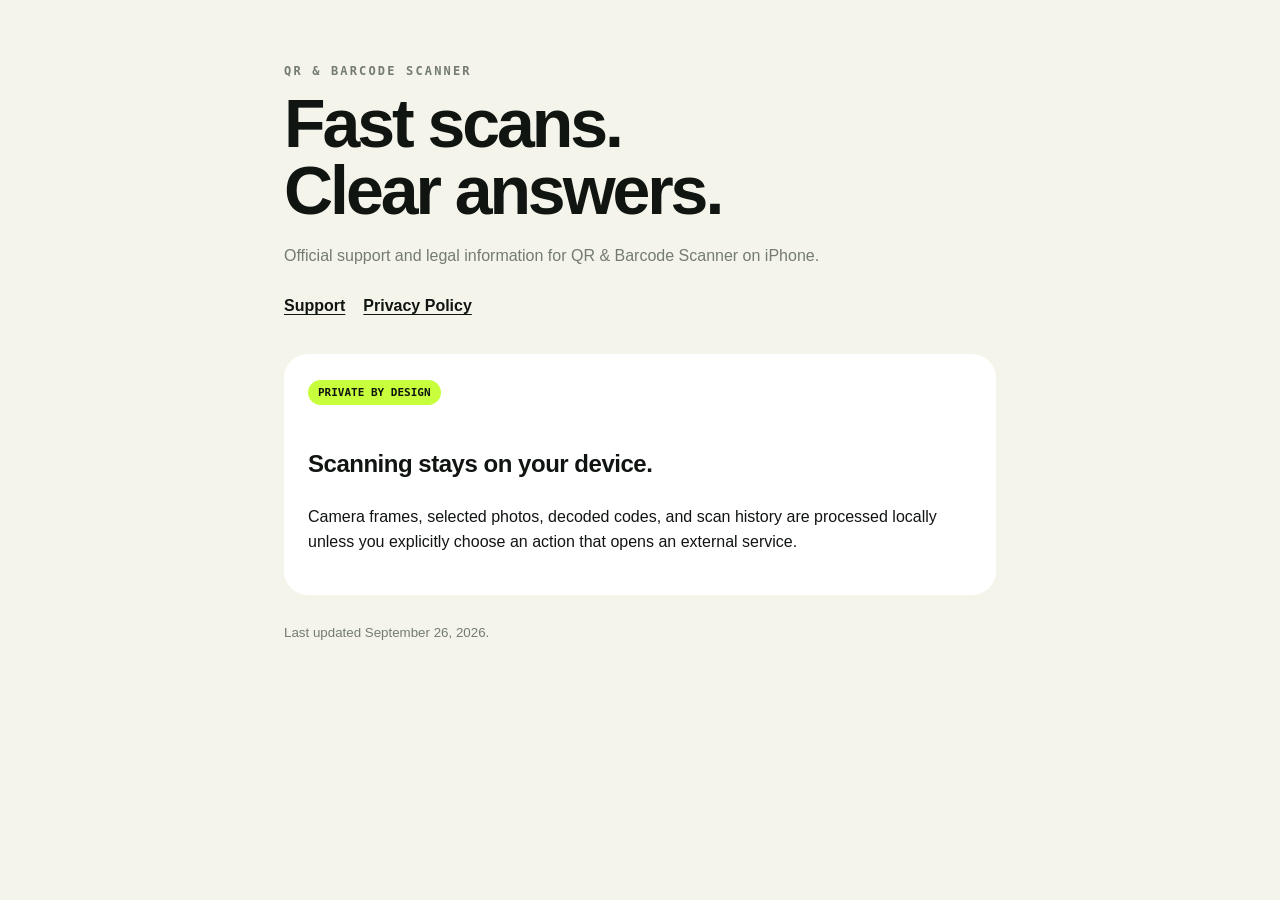
<file: index.html>
<!doctype html>
<html lang="en">
<head>
  <meta charset="utf-8">
  <meta name="viewport" content="width=device-width,initial-scale=1">
  <title>QR &amp; Barcode Scanner — Support</title>
  <link rel="stylesheet" href="styles.css">
</head>
<body><main>
  <div class="eyebrow">QR &amp; BARCODE SCANNER</div>
  <h1>Fast scans.<br>Clear answers.</h1>
  <p class="muted">Official support and legal information for QR &amp; Barcode Scanner on iPhone.</p>
  <nav>
    <a href="support.html">Support</a>
    <a href="privacy.html">Privacy Policy</a>
  </nav>
  <div class="card">
    <span class="badge">PRIVATE BY DESIGN</span>
    <h2>Scanning stays on your device.</h2>
    <p>Camera frames, selected photos, decoded codes, and scan history are processed locally unless you explicitly choose an action that opens an external service.</p>
  </div>
  <p><small>Last updated September 26, 2026.</small></p>
</main></body></html>
</file>
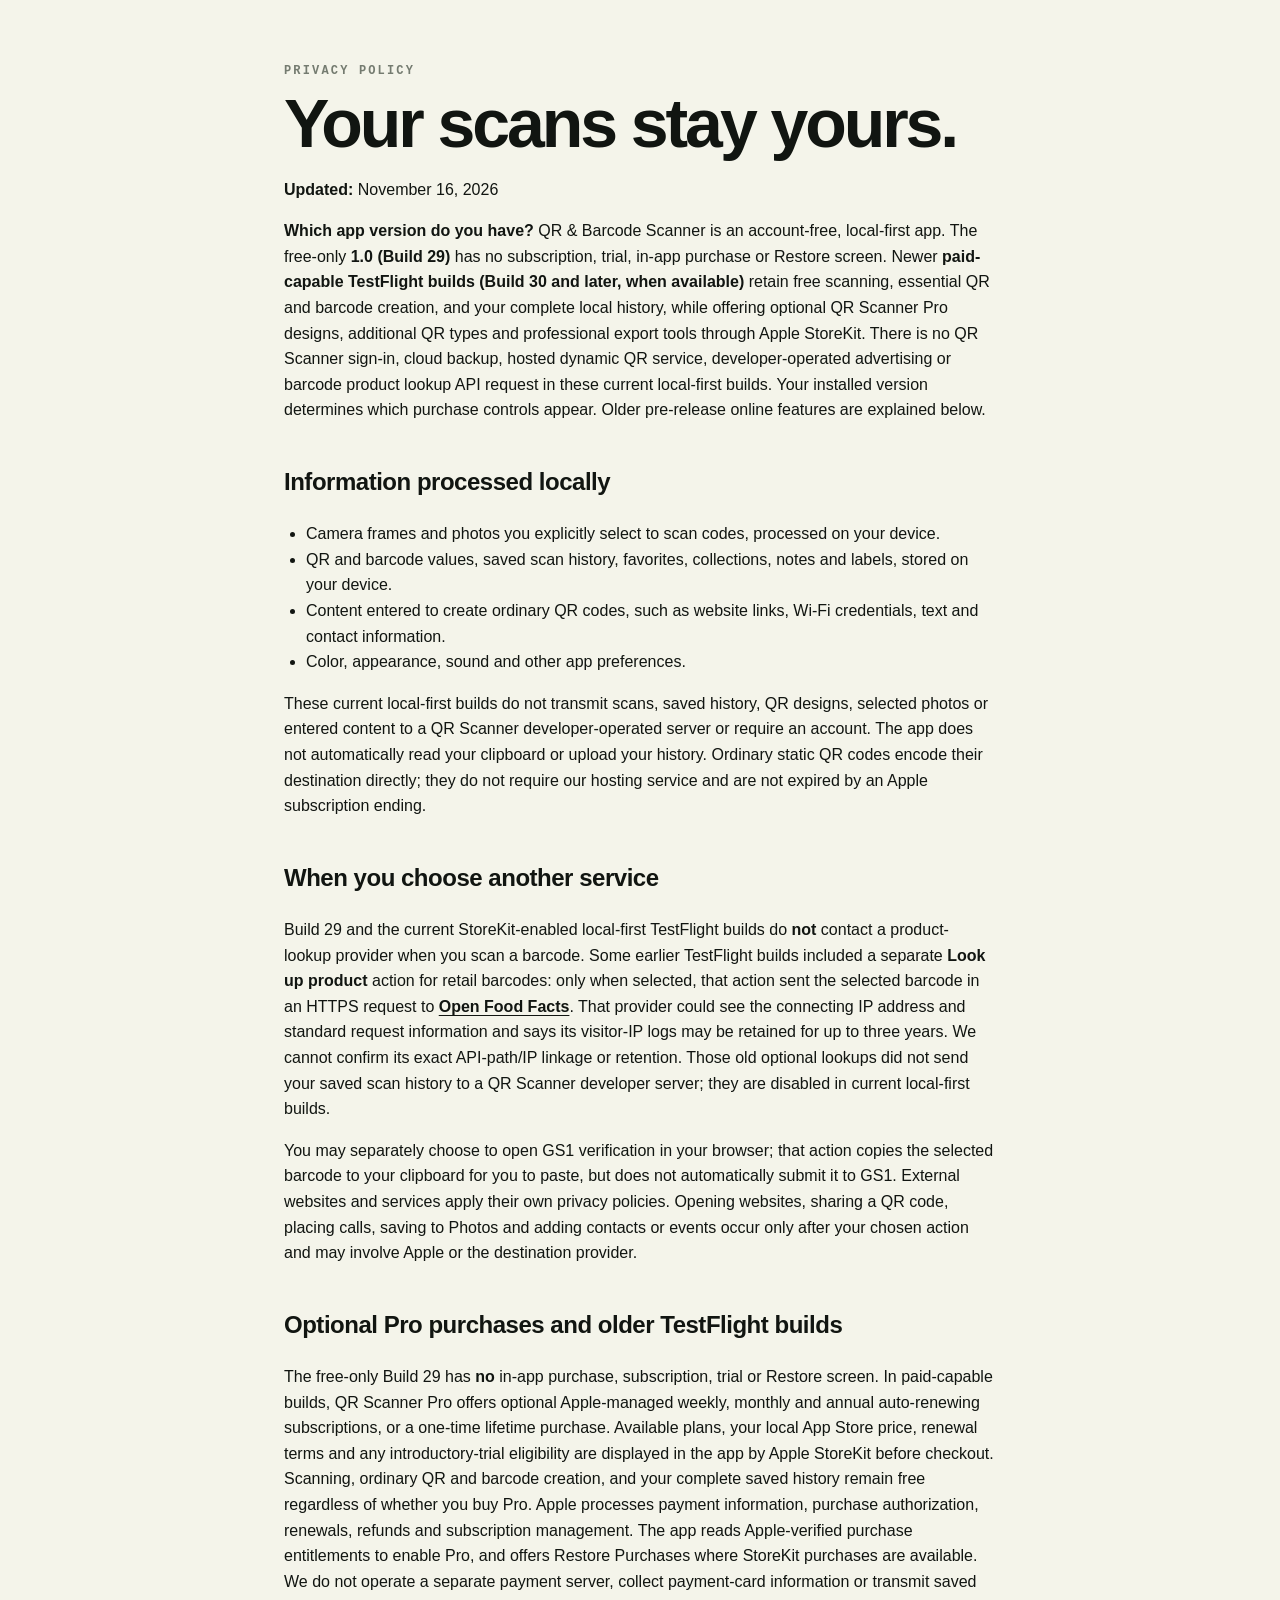
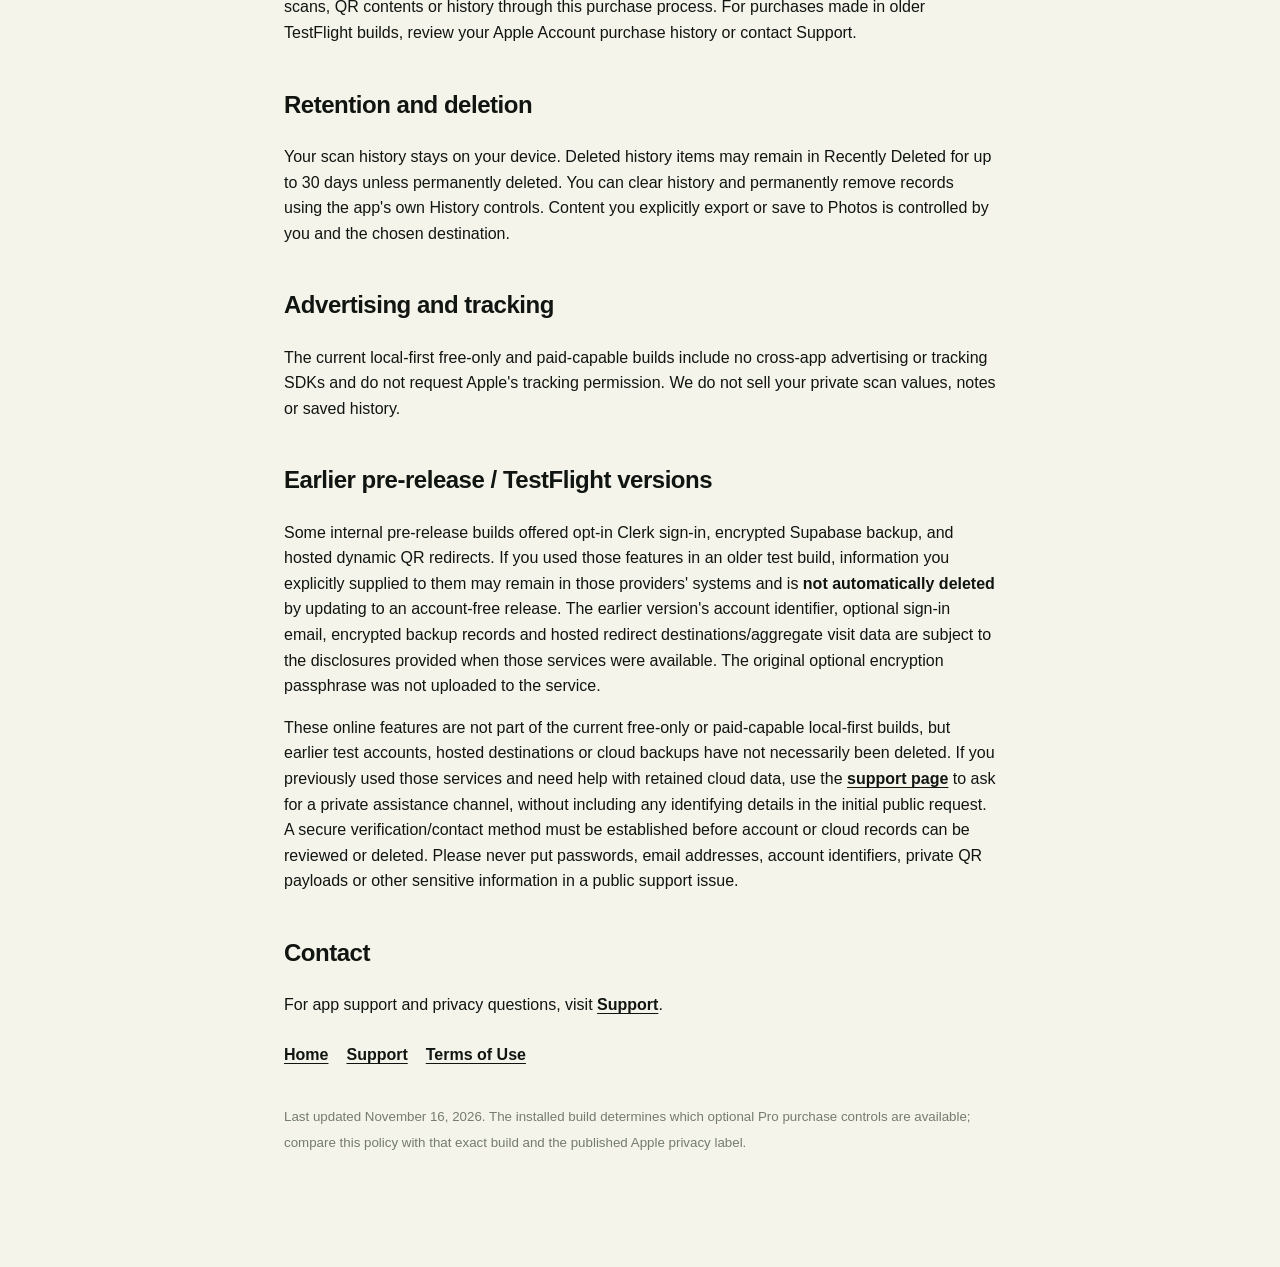
<file: privacy.html>
<!doctype html>
<html lang="en">
<head><meta charset="utf-8"><meta name="viewport" content="width=device-width,initial-scale=1"><title>Privacy Policy — QR &amp; Barcode Scanner</title><link rel="stylesheet" href="styles.css"></head>
<body><main>
  <div class="eyebrow">PRIVACY POLICY</div>
  <h1>Your scans stay yours.</h1>
  <p><strong>Updated:</strong> November 16, 2026</p>
  <p><strong>Which app version do you have?</strong> QR &amp; Barcode Scanner is an account-free, local-first app. The free-only <strong>1.0 (Build 29)</strong> has no subscription, trial, in-app purchase or Restore screen. Newer <strong>paid-capable TestFlight builds (Build 30 and later, when available)</strong> retain free scanning, essential QR and barcode creation, and your complete local history, while offering optional QR Scanner Pro designs, additional QR types and professional export tools through Apple StoreKit. There is no QR Scanner sign-in, cloud backup, hosted dynamic QR service, developer-operated advertising or barcode product lookup API request in these current local-first builds. Your installed version determines which purchase controls appear. Older pre-release online features are explained below.</p>
  <h2>Information processed locally</h2>
  <ul>
    <li>Camera frames and photos you explicitly select to scan codes, processed on your device.</li>
    <li>QR and barcode values, saved scan history, favorites, collections, notes and labels, stored on your device.</li>
    <li>Content entered to create ordinary QR codes, such as website links, Wi-Fi credentials, text and contact information.</li>
    <li>Color, appearance, sound and other app preferences.</li>
  </ul>
  <p>These current local-first builds do not transmit scans, saved history, QR designs, selected photos or entered content to a QR Scanner developer-operated server or require an account. The app does not automatically read your clipboard or upload your history. Ordinary static QR codes encode their destination directly; they do not require our hosting service and are not expired by an Apple subscription ending.</p>
  <h2>When you choose another service</h2>
  <p>Build 29 and the current StoreKit-enabled local-first TestFlight builds do <strong>not</strong> contact a product-lookup provider when you scan a barcode. Some earlier TestFlight builds included a separate <strong>Look up product</strong> action for retail barcodes: only when selected, that action sent the selected barcode in an HTTPS request to <a href="https://world.openfoodfacts.org/privacy">Open Food Facts</a>. That provider could see the connecting IP address and standard request information and says its visitor-IP logs may be retained for up to three years. We cannot confirm its exact API-path/IP linkage or retention. Those old optional lookups did not send your saved scan history to a QR Scanner developer server; they are disabled in current local-first builds.</p>
  <p>You may separately choose to open GS1 verification in your browser; that action copies the selected barcode to your clipboard for you to paste, but does not automatically submit it to GS1. External websites and services apply their own privacy policies. Opening websites, sharing a QR code, placing calls, saving to Photos and adding contacts or events occur only after your chosen action and may involve Apple or the destination provider.</p>
  <h2>Optional Pro purchases and older TestFlight builds</h2>
  <p>The free-only Build 29 has <strong>no</strong> in-app purchase, subscription, trial or Restore screen. In paid-capable builds, QR Scanner Pro offers optional Apple-managed weekly, monthly and annual auto-renewing subscriptions, or a one-time lifetime purchase. Available plans, your local App Store price, renewal terms and any introductory-trial eligibility are displayed in the app by Apple StoreKit before checkout. Scanning, ordinary QR and barcode creation, and your complete saved history remain free regardless of whether you buy Pro. Apple processes payment information, purchase authorization, renewals, refunds and subscription management. The app reads Apple-verified purchase entitlements to enable Pro, and offers Restore Purchases where StoreKit purchases are available. We do not operate a separate payment server, collect payment-card information or transmit saved scans, QR contents or history through this purchase process. For purchases made in older TestFlight builds, review your Apple Account purchase history or contact Support.</p>
  <h2>Retention and deletion</h2>
  <p>Your scan history stays on your device. Deleted history items may remain in Recently Deleted for up to 30 days unless permanently deleted. You can clear history and permanently remove records using the app's own History controls. Content you explicitly export or save to Photos is controlled by you and the chosen destination.</p>
  <h2>Advertising and tracking</h2>
  <p>The current local-first free-only and paid-capable builds include no cross-app advertising or tracking SDKs and do not request Apple's tracking permission. We do not sell your private scan values, notes or saved history.</p>
  <h2>Earlier pre-release / TestFlight versions</h2>
  <p>Some internal pre-release builds offered opt-in Clerk sign-in, encrypted Supabase backup, and hosted dynamic QR redirects. If you used those features in an older test build, information you explicitly supplied to them may remain in those providers' systems and is <strong>not automatically deleted</strong> by updating to an account-free release. The earlier version's account identifier, optional sign-in email, encrypted backup records and hosted redirect destinations/aggregate visit data are subject to the disclosures provided when those services were available. The original optional encryption passphrase was not uploaded to the service.</p>
  <p>These online features are not part of the current free-only or paid-capable local-first builds, but earlier test accounts, hosted destinations or cloud backups have not necessarily been deleted. If you previously used those services and need help with retained cloud data, use the <a href="support.html">support page</a> to ask for a private assistance channel, without including any identifying details in the initial public request. A secure verification/contact method must be established before account or cloud records can be reviewed or deleted. Please never put passwords, email addresses, account identifiers, private QR payloads or other sensitive information in a public support issue.</p>
  <h2>Contact</h2>
  <p>For app support and privacy questions, visit <a href="support.html">Support</a>.</p>
  <nav><a href="index.html">Home</a><a href="support.html">Support</a><a href="https://www.apple.com/legal/internet-services/itunes/dev/stdeula/">Terms of Use</a></nav>
  <p><small>Last updated November 16, 2026. The installed build determines which optional Pro purchase controls are available; compare this policy with that exact build and the published Apple privacy label.</small></p>
</main></body></html>
</file>
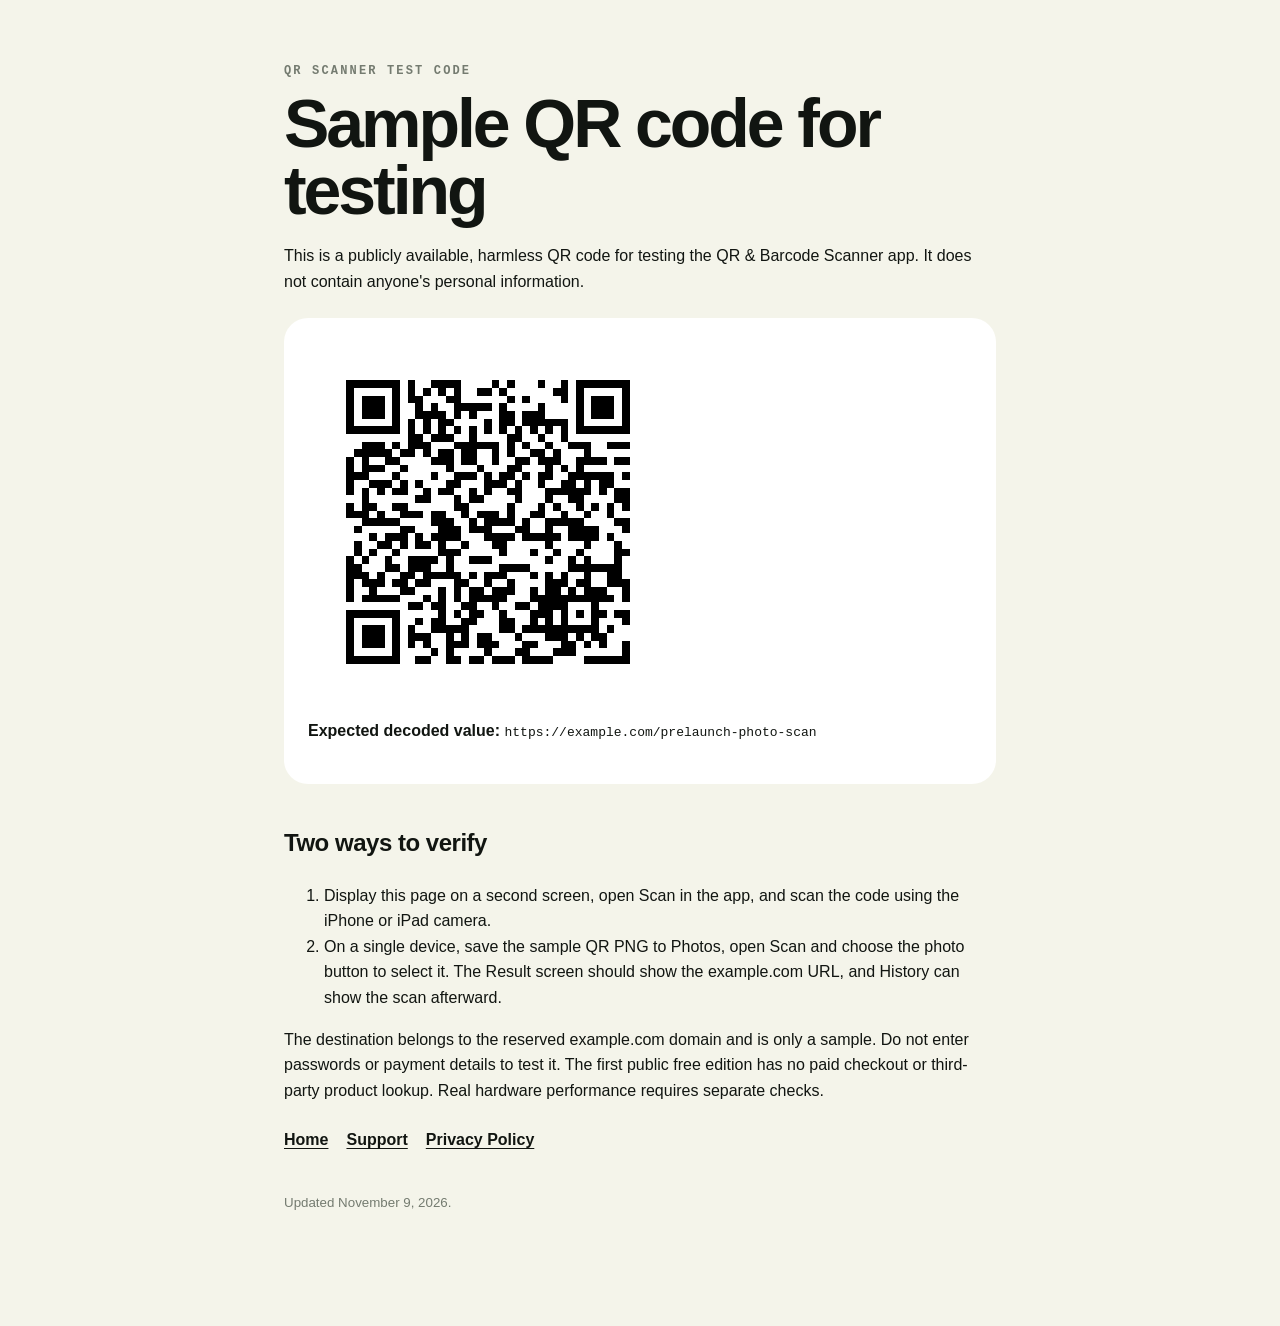
<file: review-qr.html>
<!doctype html>
<html lang="en">
<head><meta charset="utf-8"><meta name="viewport" content="width=device-width,initial-scale=1"><title>QR Scanner Review Sample</title><link rel="stylesheet" href="styles.css"></head>
<body><main>
  <div class="eyebrow">QR SCANNER TEST CODE</div>
  <h1>Sample QR code for testing</h1>
  <p>This is a publicly available, harmless QR code for testing the QR &amp; Barcode Scanner app. It does not contain anyone's personal information.</p>
  <div class="card">
    <img src="qr-review-sample.png" alt="QR code encoding https://example.com/prelaunch-photo-scan" width="360" height="360" style="display:block;width:100%;max-width:360px;height:auto;background:white;image-rendering:pixelated" />
    <p><strong>Expected decoded value:</strong> <code>https://example.com/prelaunch-photo-scan</code></p>
  </div>
  <h2>Two ways to verify</h2>
  <ol>
    <li>Display this page on a second screen, open Scan in the app, and scan the code using the iPhone or iPad camera.</li>
    <li>On a single device, save the sample QR PNG to Photos, open Scan and choose the photo button to select it. The Result screen should show the example.com URL, and History can show the scan afterward.</li>
  </ol>
  <p>The destination belongs to the reserved example.com domain and is only a sample. Do not enter passwords or payment details to test it. The first public free edition has no paid checkout or third-party product lookup. Real hardware performance requires separate checks.</p>
  <nav><a href="index.html">Home</a><a href="support.html">Support</a><a href="privacy.html">Privacy Policy</a></nav>
  <p><small>Updated November 9, 2026.</small></p>
</main></body></html>
</file>
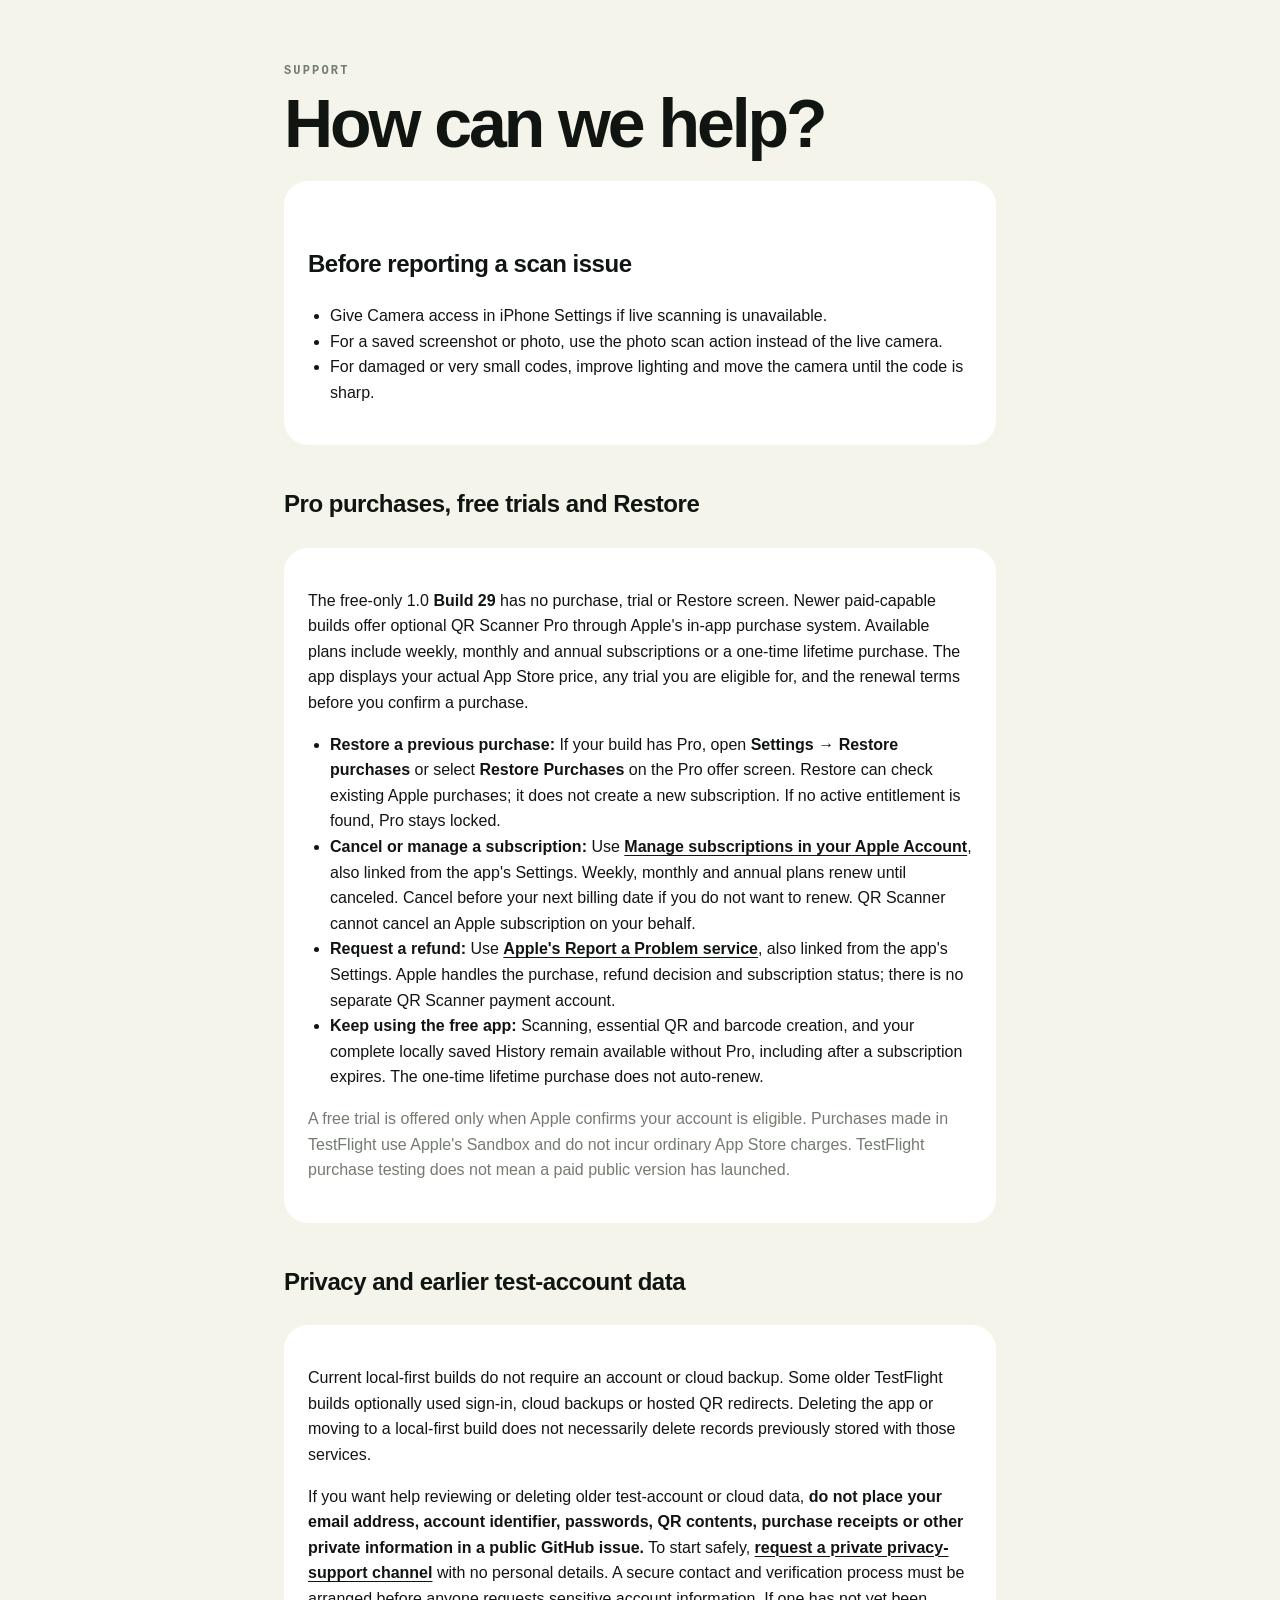
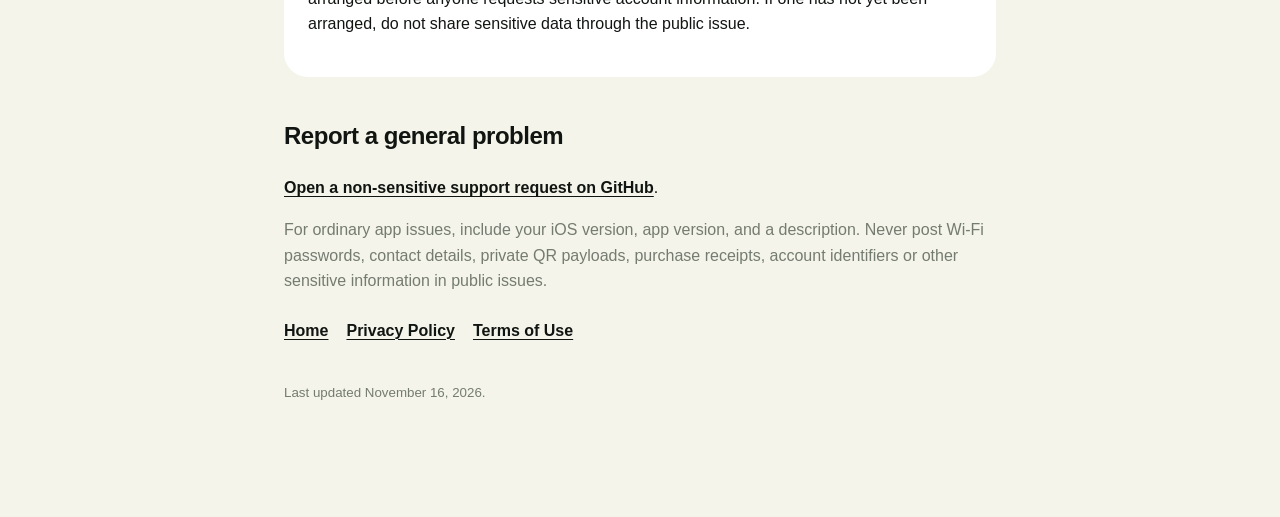
<file: support.html>
<!doctype html>
<html lang="en">
<head><meta charset="utf-8"><meta name="viewport" content="width=device-width,initial-scale=1"><title>Support — QR &amp; Barcode Scanner</title><link rel="stylesheet" href="styles.css"></head>
<body><main>
  <div class="eyebrow">SUPPORT</div>
  <h1>How can we help?</h1>
  <div class="card">
    <h2>Before reporting a scan issue</h2>
    <ul>
      <li>Give Camera access in iPhone Settings if live scanning is unavailable.</li>
      <li>For a saved screenshot or photo, use the photo scan action instead of the live camera.</li>
      <li>For damaged or very small codes, improve lighting and move the camera until the code is sharp.</li>
    </ul>
  </div>
  <h2>Pro purchases, free trials and Restore</h2>
  <div class="card">
    <p>The free-only 1.0 <strong>Build 29</strong> has no purchase, trial or Restore screen. Newer paid-capable builds offer optional QR Scanner Pro through Apple's in-app purchase system. Available plans include weekly, monthly and annual subscriptions or a one-time lifetime purchase. The app displays your actual App Store price, any trial you are eligible for, and the renewal terms before you confirm a purchase.</p>
    <ul>
      <li><strong>Restore a previous purchase:</strong> If your build has Pro, open <strong>Settings → Restore purchases</strong> or select <strong>Restore Purchases</strong> on the Pro offer screen. Restore can check existing Apple purchases; it does not create a new subscription. If no active entitlement is found, Pro stays locked.</li>
      <li><strong>Cancel or manage a subscription:</strong> Use <a href="https://apps.apple.com/account/subscriptions">Manage subscriptions in your Apple Account</a>, also linked from the app's Settings. Weekly, monthly and annual plans renew until canceled. Cancel before your next billing date if you do not want to renew. QR Scanner cannot cancel an Apple subscription on your behalf.</li>
      <li><strong>Request a refund:</strong> Use <a href="https://reportaproblem.apple.com/">Apple's Report a Problem service</a>, also linked from the app's Settings. Apple handles the purchase, refund decision and subscription status; there is no separate QR Scanner payment account.</li>
      <li><strong>Keep using the free app:</strong> Scanning, essential QR and barcode creation, and your complete locally saved History remain available without Pro, including after a subscription expires. The one-time lifetime purchase does not auto-renew.</li>
    </ul>
    <p class="muted">A free trial is offered only when Apple confirms your account is eligible. Purchases made in TestFlight use Apple's Sandbox and do not incur ordinary App Store charges. TestFlight purchase testing does not mean a paid public version has launched.</p>
  </div>
  <h2>Privacy and earlier test-account data</h2>
  <div class="card">
    <p>Current local-first builds do not require an account or cloud backup. Some older TestFlight builds optionally used sign-in, cloud backups or hosted QR redirects. Deleting the app or moving to a local-first build does not necessarily delete records previously stored with those services.</p>
    <p>If you want help reviewing or deleting older test-account or cloud data, <strong>do not place your email address, account identifier, passwords, QR contents, purchase receipts or other private information in a public GitHub issue.</strong> To start safely, <a href="https://github.com/L1gh7C0d35/qr-scanner-support/issues/new?title=Request%20a%20private%20privacy-support%20channel&amp;body=Please%20provide%20a%20safe%20private%20support%20path.%20I%20will%20not%20share%20private%20account%20details%20in%20this%20public%20issue.">request a private privacy-support channel</a> with no personal details. A secure contact and verification process must be arranged before anyone requests sensitive account information. If one has not yet been arranged, do not share sensitive data through the public issue.</p>
  </div>
  <h2>Report a general problem</h2>
  <p><a href="https://github.com/L1gh7C0d35/qr-scanner-support/issues/new">Open a non-sensitive support request on GitHub</a>.</p>
  <p class="muted">For ordinary app issues, include your iOS version, app version, and a description. Never post Wi-Fi passwords, contact details, private QR payloads, purchase receipts, account identifiers or other sensitive information in public issues.</p>
  <nav><a href="index.html">Home</a><a href="privacy.html">Privacy Policy</a><a href="https://www.apple.com/legal/internet-services/itunes/dev/stdeula/">Terms of Use</a></nav>
  <p><small>Last updated November 16, 2026.</small></p>
</main></body></html>
</file>
<file: styles.css>
:root {
  color-scheme: light;
  --paper: #f4f4ea;
  --ink: #111511;
  --muted: #747b70;
  --accent: #c8ff3d;
  --card: #ffffff;
}
* { box-sizing: border-box; }
body {
  margin: 0;
  font-family: -apple-system, BlinkMacSystemFont, "Segoe UI", sans-serif;
  background: var(--paper);
  color: var(--ink);
  line-height: 1.6;
}
main { max-width: 760px; margin: 0 auto; padding: 64px 24px 96px; }
.eyebrow { font: 700 12px ui-monospace, monospace; letter-spacing: .18em; color: var(--muted); }
h1 { font-size: clamp(40px, 8vw, 68px); line-height: .98; letter-spacing: -.045em; margin: 12px 0 20px; }
h2 { margin-top: 40px; font-size: 24px; letter-spacing: -.02em; }
.card { background: var(--card); border-radius: 24px; padding: 24px; margin: 24px 0; }
a { color: var(--ink); font-weight: 650; text-decoration-thickness: 1px; text-underline-offset: 3px; }
nav { display: flex; gap: 18px; flex-wrap: wrap; margin: 24px 0 36px; }
.badge { display: inline-block; background: var(--accent); border-radius: 999px; padding: 6px 10px; font: 700 11px ui-monospace, monospace; }
small, .muted { color: var(--muted); }
ul { padding-left: 22px; }
</file>
